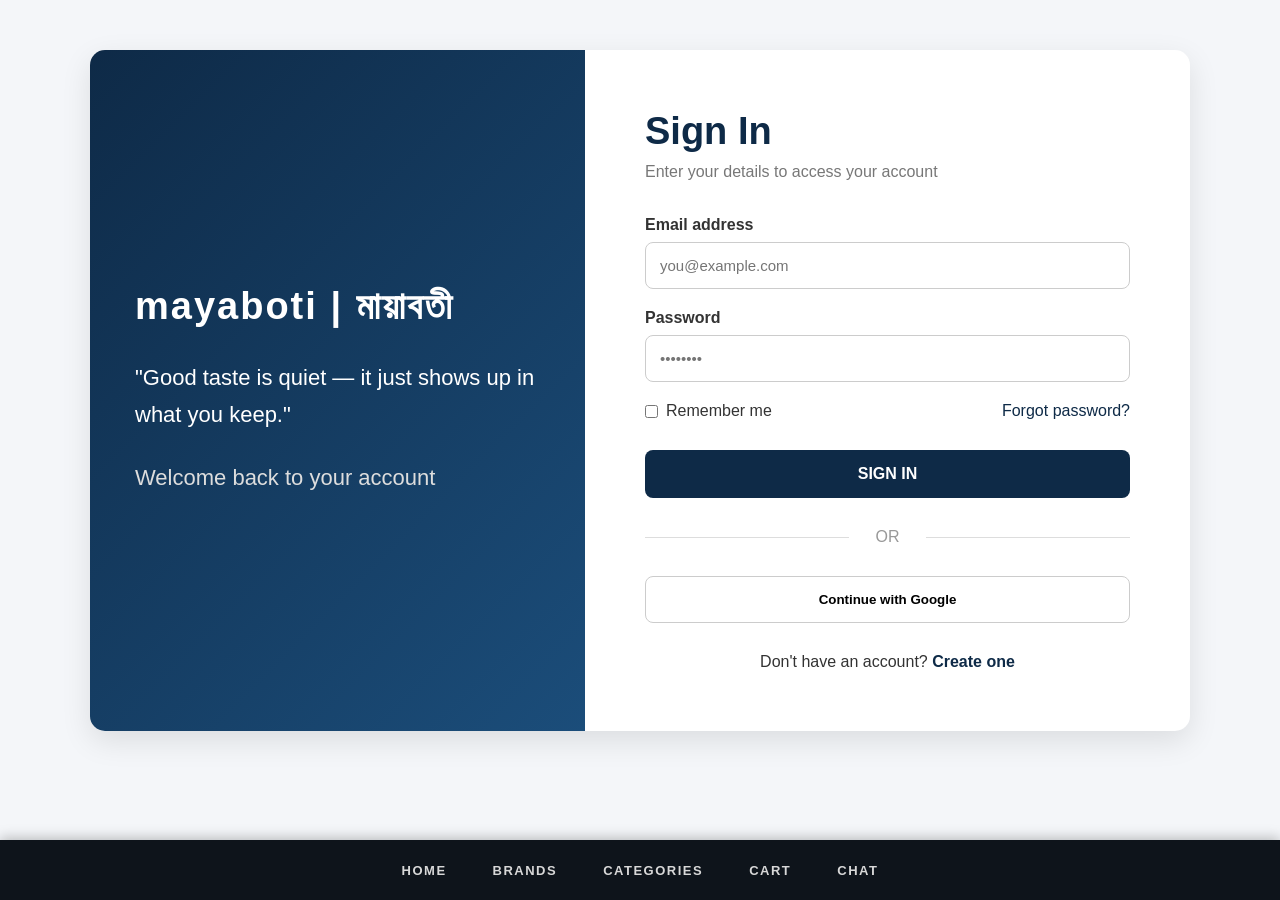
<file: admin.html>
<!DOCTYPE html>
<html lang="en">
<head>
    <meta charset="UTF-8">
    <meta name="viewport" content="width=device-width, initial-scale=1.0">
    <title>Admin Dashboard | mayaboti</title>
    <link rel="stylesheet" href="styl.css">
</head>
<body>

<nav class="main-nav">
    <a href="index.html">HOME</a>
    <a href="band.html">BRANDS</a>
    <a href="categories.html">CATEGORIES</a>
    <a href="cart.html">CART</a>
    <a href="chat.html">CHAT</a>
</nav>

<div class="admin-wrap">

    <div class="admin-header">
        <h1>Admin Dashboard</h1>
        <button class="btn-logout" id="logoutBtn">Log out</button>
    </div>

    <p id="adminError" class="form-error" style="display:none;"></p>
    <p id="adminSuccess" class="form-success" style="display:none;"></p>

    <!-- ===== STATS ===== -->
    <div class="stat-grid" id="statGrid">
        <div class="stat-card"><div class="stat-value" id="statUsers">–</div><div class="stat-label">Users</div></div>
        <div class="stat-card"><div class="stat-value" id="statProducts">–</div><div class="stat-label">Products</div></div>
        <div class="stat-card"><div class="stat-value" id="statOrders">–</div><div class="stat-label">Orders</div></div>
        <div class="stat-card"><div class="stat-value" id="statRevenue">–</div><div class="stat-label">Revenue</div></div>
    </div>

    <!-- ===== TABS ===== -->
    <div class="admin-tabs">
        <button class="admin-tab-btn active" data-tab="products">Products</button>
        <button class="admin-tab-btn" data-tab="orders">Orders</button>
        <button class="admin-tab-btn" data-tab="users">Users</button>
    </div>

    <!-- ===== PRODUCTS PANEL ===== -->
    <div class="admin-panel active" id="panel-products">

        <form class="admin-product-form" id="productForm">
            <input type="hidden" id="productId">
            <input type="text" id="pName" placeholder="Product name" required>
            <input type="text" id="pCategory" placeholder="Category (e.g. Jewelry)" required>
            <input type="number" id="pPrice" placeholder="Price" step="0.01" min="0" required>
            <input type="number" id="pStock" placeholder="Stock" min="0" value="0">
            <input type="text" id="pImage" placeholder="Image URL">
            <textarea id="pDescription" placeholder="Description"></textarea>
            <button type="submit" class="btn-primary" id="productSubmitBtn">Add Product</button>
        </form>

        <div id="productsTableWrap">
            <p class="admin-loading">Loading products...</p>
        </div>
    </div>

    <!-- ===== ORDERS PANEL ===== -->
    <div class="admin-panel" id="panel-orders">
        <div id="ordersTableWrap">
            <p class="admin-loading">Loading orders...</p>
        </div>
    </div>

    <!-- ===== USERS PANEL ===== -->
    <div class="admin-panel" id="panel-users">
        <div id="usersTableWrap">
            <p class="admin-loading">Loading users...</p>
        </div>
    </div>

</div>

<script src="config.js"></script>
<script src="auth.js"></script>
<script src="admin.js"></script>
</body>
</html>
</file>
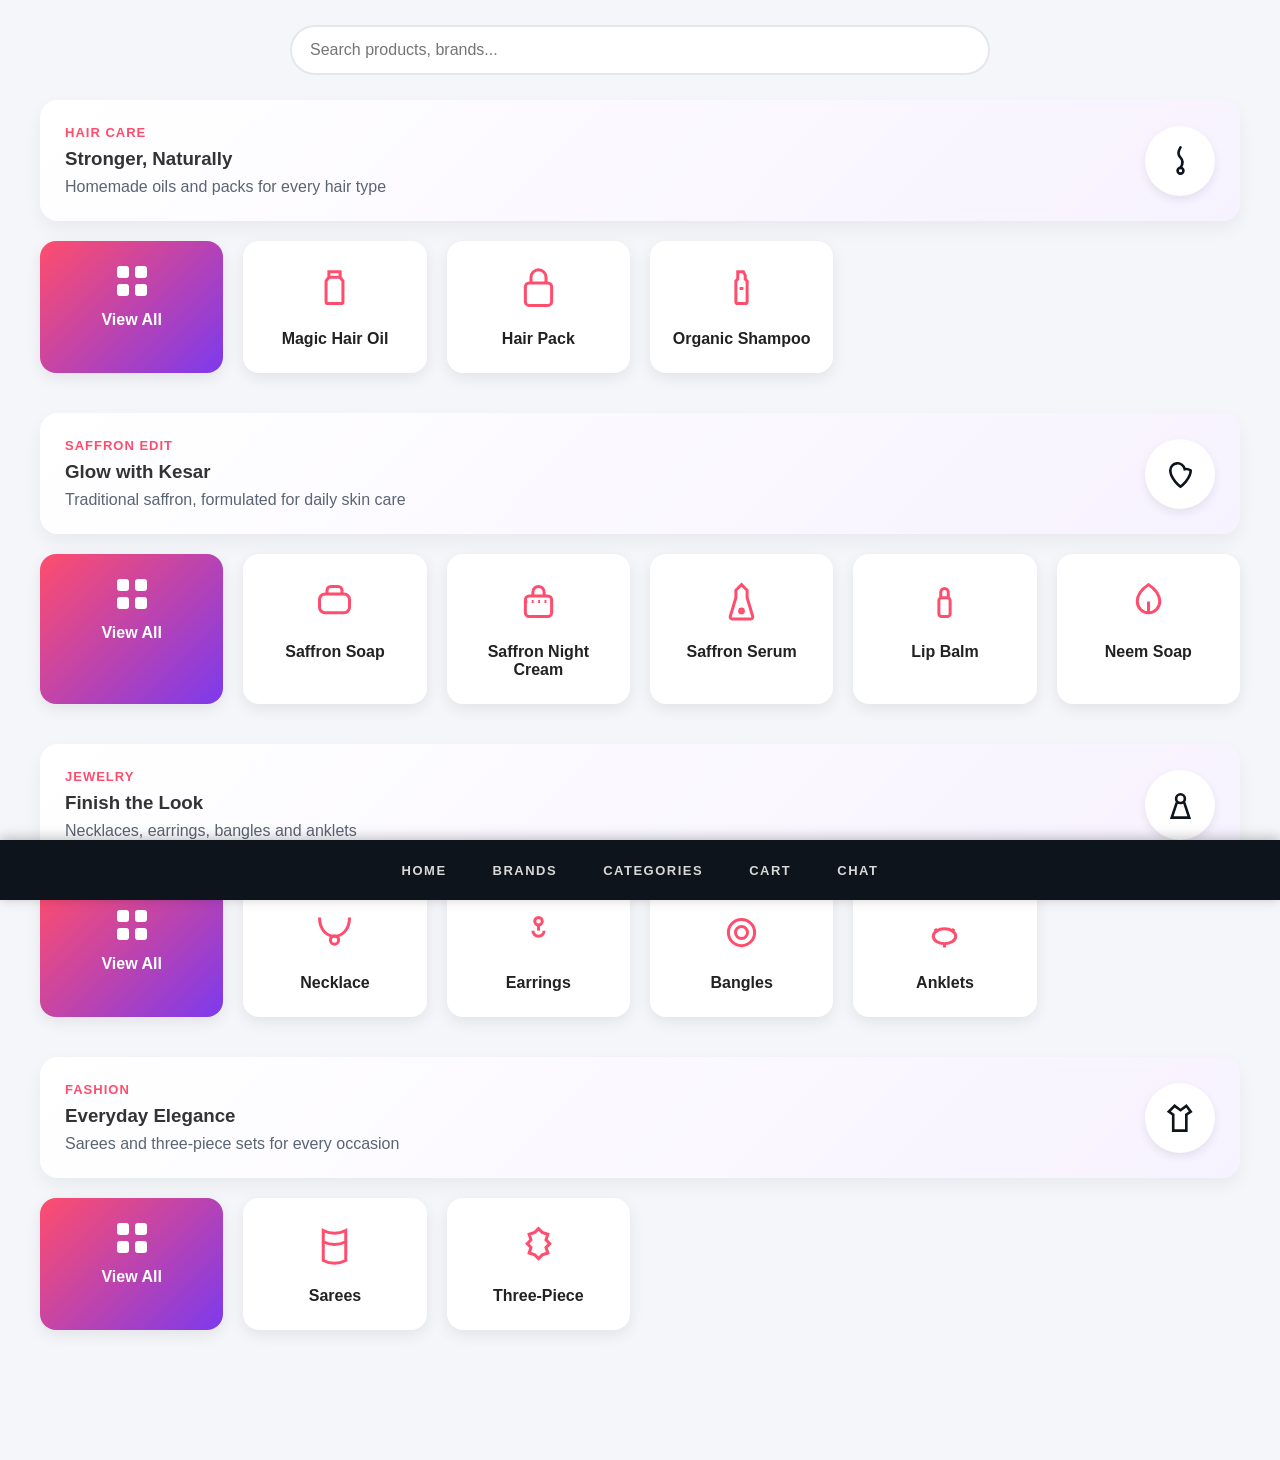
<file: categories.html>
<!DOCTYPE html>
<html lang="en">
<head>
<meta charset="UTF-8">
<meta name="viewport" content="width=device-width, initial-scale=1.0">
<title>Categories | mayaboti</title>
<link rel="stylesheet" href="styl.css">
</head>
<body>

<nav class="main-nav">
    <a href="index.html">HOME</a>
    <a href="band.html">BRANDS</a>
    <a href="categories.html">CATEGORIES</a>
    <a href="cart.html">CART</a>
    <a href="chat.html">CHAT</a>
</nav>

<div class="search-bar">
  <input type="text" placeholder="Search products, brands...">
</div>

<!-- ============ HAIR CARE ============ -->
<section class="section">
  <div class="banner">
    <div class="copy">
      <div class="eyebrow">HAIR CARE</div>
      <h3>Stronger, Naturally</h3>
      <p>Homemade oils and packs for every hair type</p>
    </div>
    <div class="icon-badge">
      <svg viewBox="0 0 24 24" fill="none" stroke="var(--ink)" stroke-width="1.8"><path d="M12 3c-2 3-2 5 0 7s2 4 0 7" stroke-linecap="round"/><circle cx="12" cy="19" r="2"/></svg>
    </div>
  </div>

  <div class="tile-grid">
    <a class="tile view-all" href="category/hair-care.html">
      <div class="view-all-icon"><div></div><div></div><div></div><div></div></div>
      <span>View All</span>
    </a>

    <a class="tile" href="product/magic-hair-oil.html">
      <svg viewBox="0 0 24 24" fill="none" stroke-width="1.6">
        <path d="M9 3h6v3l1.5 2v11a1 1 0 01-1 1h-7a1 1 0 01-1-1V8L9 6V3z"/>
        <path d="M9 6h6"/>
      </svg>
      <span>Magic Hair Oil</span>
    </a>

    <a class="tile" href="product/hair-pack.html">
      <svg viewBox="0 0 24 24" fill="none" stroke-width="1.6">
        <rect x="5" y="9" width="14" height="12" rx="2"/>
        <path d="M8 9V6a4 4 0 018 0v3"/>
      </svg>
      <span>Hair Pack</span>
    </a>

    <a class="tile" href="product/organic-shampoo.html">
      <svg viewBox="0 0 24 24" fill="none" stroke-width="1.6">
        <path d="M10 3h3l1 2v2l1 1v11a1 1 0 01-1 1h-4a1 1 0 01-1-1V8l1-1V5l0-2z"/>
        <path d="M11 12h2"/>
      </svg>
      <span>Organic Shampoo</span>
    </a>
  </div>
</section>

<!-- ============ SAFFRON SKIN CARE ============ -->
<section class="section">
  <div class="banner">
    <div class="copy">
      <div class="eyebrow">SAFFRON EDIT</div>
      <h3>Glow with Kesar</h3>
      <p>Traditional saffron, formulated for daily skin care</p>
    </div>
    <div class="icon-badge">
      <svg viewBox="0 0 24 24" fill="none" stroke="var(--ink)" stroke-width="1.8"><path d="M12 21s-7-5.2-7-11a5 5 0 019.9-1A5 5 0 0119 10c0 5.8-7 11-7 11z"/></svg>
    </div>
  </div>

  <div class="tile-grid">
    <a class="tile view-all" href="category/saffron.html">
      <div class="view-all-icon"><div></div><div></div><div></div><div></div></div>
      <span>View All</span>
    </a>

    <a class="tile" href="product/saffron-soap.html">
      <svg viewBox="0 0 24 24" fill="none" stroke-width="1.6">
        <rect x="4" y="8" width="16" height="10" rx="3"/>
        <path d="M8 8V6a2 2 0 012-2h4a2 2 0 012 2v2"/>
      </svg>
      <span>Saffron Soap</span>
    </a>

    <a class="tile" href="product/saffron-night-cream.html">
      <svg viewBox="0 0 24 24" fill="none" stroke-width="1.6">
        <rect x="5" y="9" width="14" height="11" rx="2"/>
        <path d="M5 12h14" stroke-dasharray="1 2.4"/>
        <path d="M9 9V7a3 3 0 016 0v2"/>
      </svg>
      <span>Saffron Night Cream</span>
    </a>

    <a class="tile" href="product/saffron-serum.html">
      <svg viewBox="0 0 24 24" fill="none" stroke-width="1.6">
        <path d="M12 3l3 3v4l3 10a1 1 0 01-1 1.3H7A1 1 0 016 20l3-10V6l3-3z"/>
        <circle cx="12" cy="17" r="1"/>
      </svg>
      <span>Saffron Serum</span>
    </a>

    <a class="tile" href="product/lip-balm.html">
      <svg viewBox="0 0 24 24" fill="none" stroke-width="1.6">
        <rect x="9" y="10" width="6" height="10" rx="1.5"/>
        <path d="M10 10V7a2 2 0 014 0v3"/>
      </svg>
      <span>Lip Balm</span>
    </a>

    <a class="tile" href="product/neem-soap.html">
      <svg viewBox="0 0 24 24" fill="none" stroke-width="1.6">
        <path d="M12 3c3 2 6 5 6 9a6 6 0 01-12 0c0-4 3-7 6-9z"/>
        <path d="M12 12v6"/>
      </svg>
      <span>Neem Soap</span>
    </a>
  </div>
</section>

<!-- ============ JEWELRY ============ -->
<section class="section">
  <div class="banner">
    <div class="copy">
      <div class="eyebrow">JEWELRY</div>
      <h3>Finish the Look</h3>
      <p>Necklaces, earrings, bangles and anklets</p>
    </div>
    <div class="icon-badge">
      <svg viewBox="0 0 24 24" fill="none" stroke="var(--ink)" stroke-width="1.8"><circle cx="12" cy="8" r="3"/><path d="M9.5 10.5L6 21h12l-3.5-10.5"/></svg>
    </div>
  </div>

  <div class="tile-grid">
    <a class="tile view-all" href="category/jewelry.html">
      <div class="view-all-icon"><div></div><div></div><div></div><div></div></div>
      <span>View All</span>
    </a>

    <a class="tile" href="product/necklace.html">
      <svg viewBox="0 0 24 24" fill="none" stroke-width="1.6">
        <path d="M4 4c0 6 3.5 10 8 10s8-4 8-10"/>
        <circle cx="12" cy="16" r="2.2"/>
      </svg>
      <span>Necklace</span>
    </a>

    <a class="tile" href="product/earrings.html">
      <svg viewBox="0 0 24 24" fill="none" stroke-width="1.6">
        <circle cx="12" cy="6" r="2"/>
        <path d="M12 8v3"/>
        <path d="M9 11a3 3 0 006 0"/>
      </svg>
      <span>Earrings</span>
    </a>

    <a class="tile" href="product/bangles.html">
      <svg viewBox="0 0 24 24" fill="none" stroke-width="1.6">
        <circle cx="12" cy="12" r="7"/>
        <circle cx="12" cy="12" r="3.2"/>
      </svg>
      <span>Bangles</span>
    </a>

    <a class="tile" href="product/anklets.html">
      <svg viewBox="0 0 24 24" fill="none" stroke-width="1.6">
        <ellipse cx="12" cy="14" rx="6" ry="4"/>
        <path d="M8 12l-1-2M16 12l1-2M12 18v2"/>
      </svg>
      <span>Anklets</span>
    </a>
  </div>
</section>

<!-- ============ FASHION ============ -->
<section class="section">
  <div class="banner">
    <div class="copy">
      <div class="eyebrow">FASHION</div>
      <h3>Everyday Elegance</h3>
      <p>Sarees and three-piece sets for every occasion</p>
    </div>
    <div class="icon-badge">
      <svg viewBox="0 0 24 24" fill="none" stroke="var(--ink)" stroke-width="1.8"><path d="M8 4l4 3 4-3 3 4-3 2v11H7V10L4 8z"/></svg>
    </div>
  </div>

  <div class="tile-grid">
    <a class="tile view-all" href="category/fashion.html">
      <div class="view-all-icon"><div></div><div></div><div></div><div></div></div>
      <span>View All</span>
    </a>

    <a class="tile" href="product/sarees.html">
      <svg viewBox="0 0 24 24" fill="none" stroke-width="1.6">
        <path d="M6 4c4 2 8 2 12 0v6c-4 2-8 2-12 0V4z"/>
        <path d="M6 10v10c4 2 8 2 12 0V10"/>
      </svg>
      <span>Sarees</span>
    </a>

    <a class="tile" href="product/three-piece.html">
      <svg viewBox="0 0 24 24" fill="none" stroke-width="1.6">
        <path d="M12 3l-2 2-3 1 1 3-2 2 2 2-1 3 3 1 2 2 2-2 3-1-1-3 2-2-2-2 1-3-3-1z"/>
      </svg>
      <span>Three-Piece</span>
    </a>
  </div>
</section>

<script src="styl.js"></script>
</body>
</html>
</file>
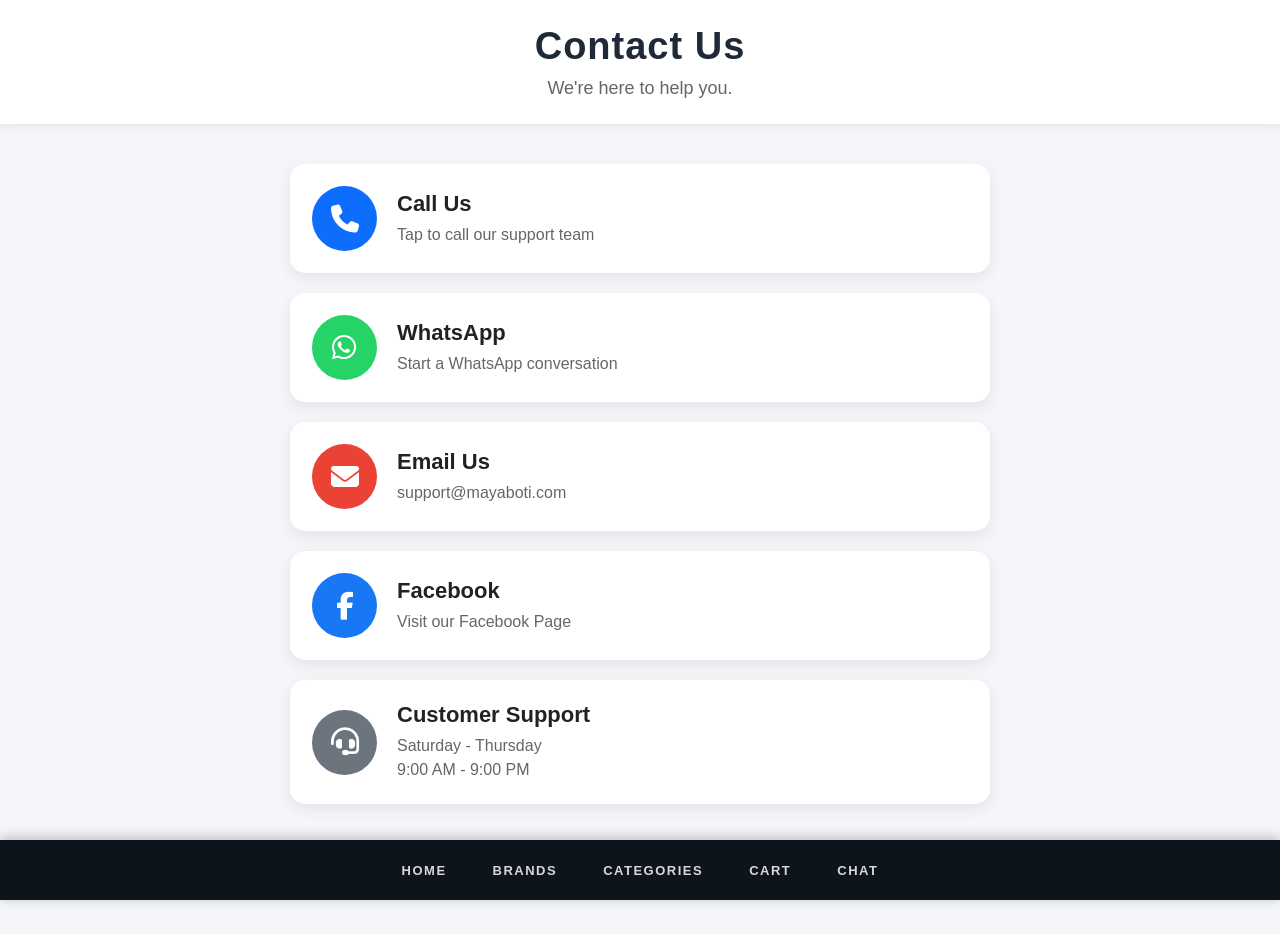
<file: chat.html>
<!DOCTYPE html>
<html lang="en">
<head>
    <meta charset="UTF-8">
    <meta name="viewport" content="width=device-width, initial-scale=1.0">
    <title>Contact Us | mayaboti</title>

    <link rel="stylesheet" href="styl.css">

    <!-- Font Awesome Icons -->
    <link rel="stylesheet"
          href="https://cdnjs.cloudflare.com/ajax/libs/font-awesome/6.7.2/css/all.min.css">
</head>
<body>

<nav class="main-nav">
    <a href="index.html">HOME</a>
    <a href="band.html">BRANDS</a>
    <a href="categories.html">CATEGORIES</a>
    <a href="cart.html">CART</a>
    <a href="chat.html">CHAT</a>
</nav>

<header>
    <h1>Contact Us</h1>
    <p>We're here to help you.</p>
</header>

<main class="contact-container">

    <!-- Phone -->
    <a href="tel:+8801700000000" class="contact-card">

        <div class="icon phone">
            <i class="fa-solid fa-phone"></i>
        </div>

        <div class="info">
            <h2>Call Us</h2>
            <p>Tap to call our support team</p>
        </div>

    </a>

    <!-- WhatsApp -->
    <a href="https://wa.me/8801700000000" class="contact-card" target="_blank">

        <div class="icon whatsapp">
            <i class="fa-brands fa-whatsapp"></i>
        </div>

        <div class="info">
            <h2>WhatsApp</h2>
            <p>Start a WhatsApp conversation</p>
        </div>

    </a>

    <!-- Gmail -->
    <a href="mailto:support@mayaboti.com" class="contact-card">

        <div class="icon gmail">
            <i class="fa-solid fa-envelope"></i>
        </div>

        <div class="info">
            <h2>Email Us</h2>
            <p>support@mayaboti.com</p>
        </div>

    </a>

    <!-- Facebook -->
    <a href="https://facebook.com/" class="contact-card" target="_blank">

        <div class="icon facebook">
            <i class="fa-brands fa-facebook-f"></i>
        </div>

        <div class="info">
            <h2>Facebook</h2>
            <p>Visit our Facebook Page</p>
        </div>

    </a>

    <!-- Customer Support -->
    <div class="contact-card">

        <div class="icon support">
            <i class="fa-solid fa-headset"></i>
        </div>

        <div class="info">
            <h2>Customer Support</h2>
            <p>Saturday - Thursday</p>
            <p>9:00 AM - 9:00 PM</p>
        </div>

    </div>

</main>

<script src="styl.js"></script>

</body>
</html>
</file>
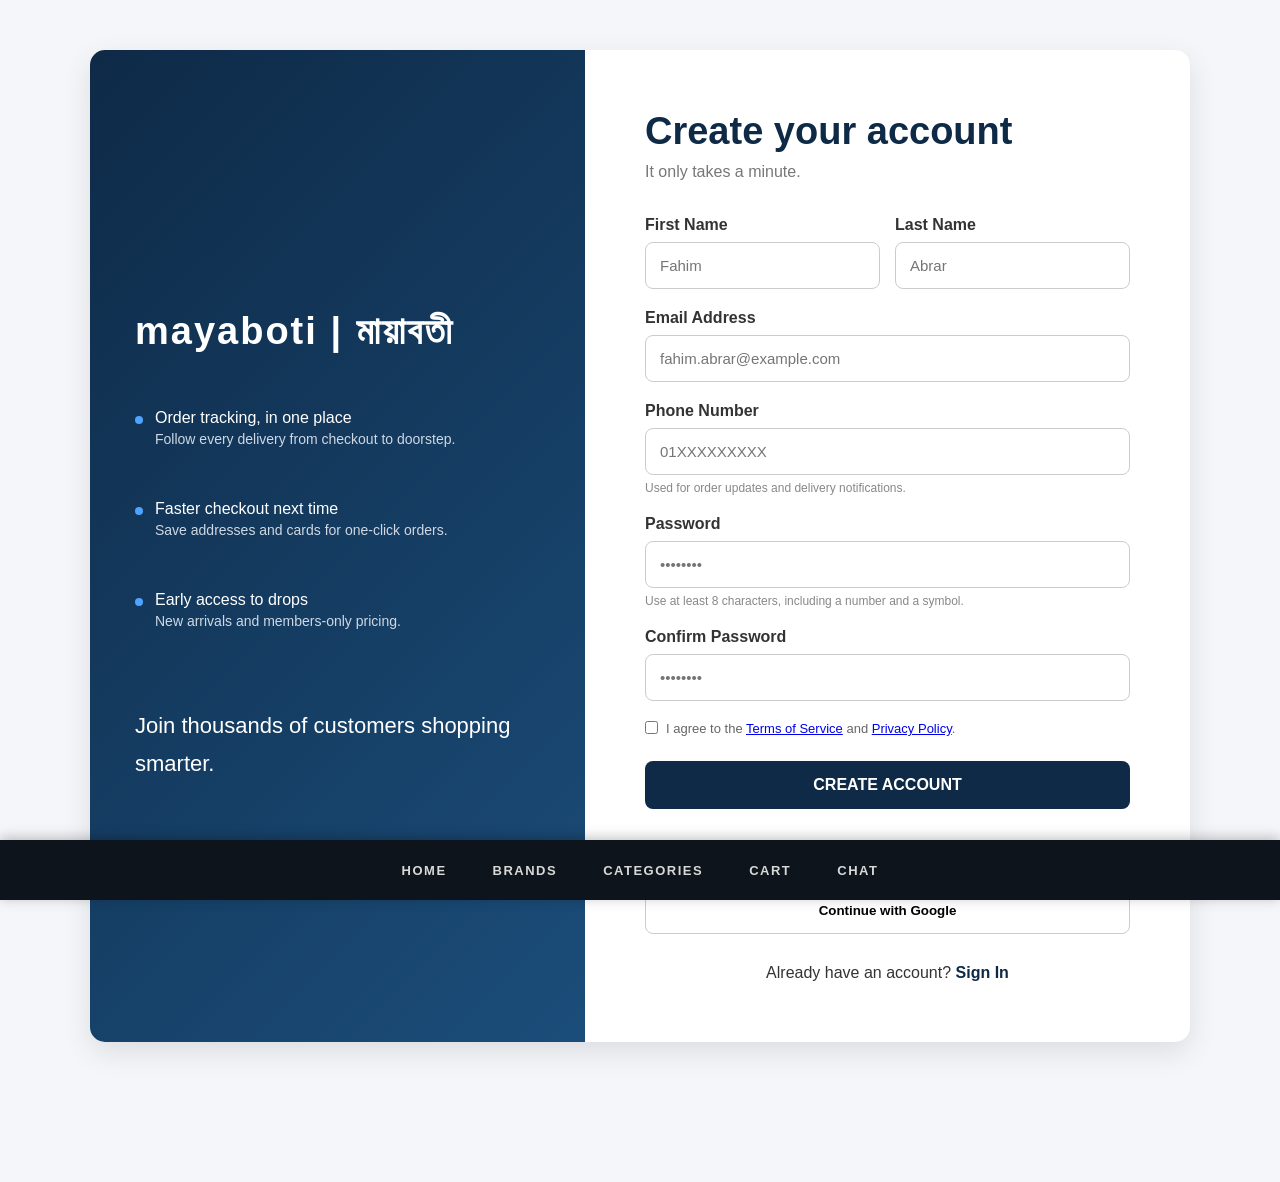
<file: create_on.html>
<!DOCTYPE html>
<html lang="en">
<head>
    <meta charset="UTF-8">
    <meta name="viewport" content="width=device-width, initial-scale=1.0">
    <title>Create Account | mayaboti | মায়াবতী</title>
    <link rel="stylesheet" href="styl.css">
</head>

<body>

<nav class="main-nav">
    <a href="index.html">HOME</a>
    <a href="band.html">BRANDS</a>
    <a href="categories.html">CATEGORIES</a>
    <a href="cart.html">CART</a>
    <a href="chat.html">CHAT</a>
</nav>

<!-- ===================== SIGN UP ===================== -->

<div class="auth-wrap">

    <div class="auth-brand">

        <div class="mark">mayaboti | মায়াবতী</div>

        <ul class="perks">

            <li>
                <span class="dot"></span>

                <div>
                    Order tracking, in one place
                    <span class="sub">
                        Follow every delivery from checkout to doorstep.
                    </span>
                </div>
            </li>

            <li>
                <span class="dot"></span>

                <div>
                    Faster checkout next time
                    <span class="sub">
                        Save addresses and cards for one-click orders.
                    </span>
                </div>
            </li>

            <li>
                <span class="dot"></span>

                <div>
                    Early access to drops
                    <span class="sub">
                        New arrivals and members-only pricing.
                    </span>
                </div>
            </li>

        </ul>

        <blockquote>
            Join thousands of customers shopping smarter.
        </blockquote>

    </div>

    <div class="auth-form">

        <h1>Create your account</h1>

        <p class="sub">
            It only takes a minute.
        </p>

        <p id="signupError" class="form-error" style="display:none;"></p>

        <form id="signupForm">

            <div class="field-row">

                <div class="field">
                    <label for="fname">First Name</label>

                    <input
                        type="text"
                        id="fname"
                        name="fname"
                        placeholder="Fahim"
                        autocomplete="given-name"
                        required>
                </div>

                <div class="field">
                    <label for="lname">Last Name</label>

                    <input
                        type="text"
                        id="lname"
                        name="lname"
                        placeholder="Abrar"
                        autocomplete="family-name"
                        required>
                </div>

            </div>

            <div class="field">

                <label for="email">Email Address</label>

                <input
                    type="email"
                    id="email"
                    name="email"
                    placeholder="fahim.abrar@example.com"
                    autocomplete="email"
                    required>

            </div>

            <div class="field">

                <label for="phone">Phone Number</label>

                <input
                    type="tel"
                    id="phone"
                    name="phone"
                    placeholder="01XXXXXXXXX"
                    autocomplete="tel"
                    required>

                <div class="hint">
                    Used for order updates and delivery notifications.
                </div>

            </div>

            <div class="field">

                <label for="password">Password</label>

                <input
                    type="password"
                    id="password"
                    name="password"
                    minlength="8"
                    autocomplete="new-password"
                    placeholder="••••••••"
                    required>

                <div class="hint">
                    Use at least 8 characters, including a number and a symbol.
                </div>

            </div>

            <div class="field">

                <label for="confirm">Confirm Password</label>

                <input
                    type="password"
                    id="confirm"
                    name="confirm"
                    minlength="8"
                    autocomplete="new-password"
                    placeholder="••••••••"
                    required>

            </div>

            <label class="terms">

                <input type="checkbox" required>

                <span>
                    I agree to the
                    <a href="#">Terms of Service</a>
                    and
                    <a href="#">Privacy Policy</a>.
                </span>

            </label>

            <button type="submit" class="btn-primary" id="signupBtn">
                CREATE ACCOUNT
            </button>

        </form>

        <div class="divider">
            OR
        </div>

        <button type="button" class="btn-secondary">
            Continue with Google
        </button>

        <p class="login-note">
            Already have an account?
            <a href="login.html">Sign In</a>
        </p>

    </div>

</div>

<script src="config.js"></script>
<script src="auth.js"></script>
<script src="styl.js"></script>
<script>
    const signupForm = document.getElementById("signupForm");
    const signupError = document.getElementById("signupError");
    const signupBtn = document.getElementById("signupBtn");

    signupForm.addEventListener("submit", async function (e) {
        e.preventDefault();

        signupError.style.display = "none";

        const password = document.getElementById("password").value;
        const confirm = document.getElementById("confirm").value;

        if (password !== confirm) {
            signupError.textContent = "Passwords do not match.";
            signupError.style.display = "block";
            return;
        }

        signupBtn.disabled = true;
        signupBtn.textContent = "Creating account...";

        try {
            const payload = {
                fname: document.getElementById("fname").value,
                lname: document.getElementById("lname").value,
                email: document.getElementById("email").value,
                phone: document.getElementById("phone").value,
                password: password,
            };

            const data = await Auth.apiFetch("/auth/register", {
                method: "POST",
                body: JSON.stringify(payload),
            });

            Auth.saveSession(data.token, data.user);
            window.location.href = "index.html";
        } catch (err) {
            signupError.textContent = err.message || "Sign up failed. Please try again.";
            signupError.style.display = "block";
        } finally {
            signupBtn.disabled = false;
            signupBtn.textContent = "CREATE ACCOUNT";
        }
    });
</script>

</body>
</html>
</file>
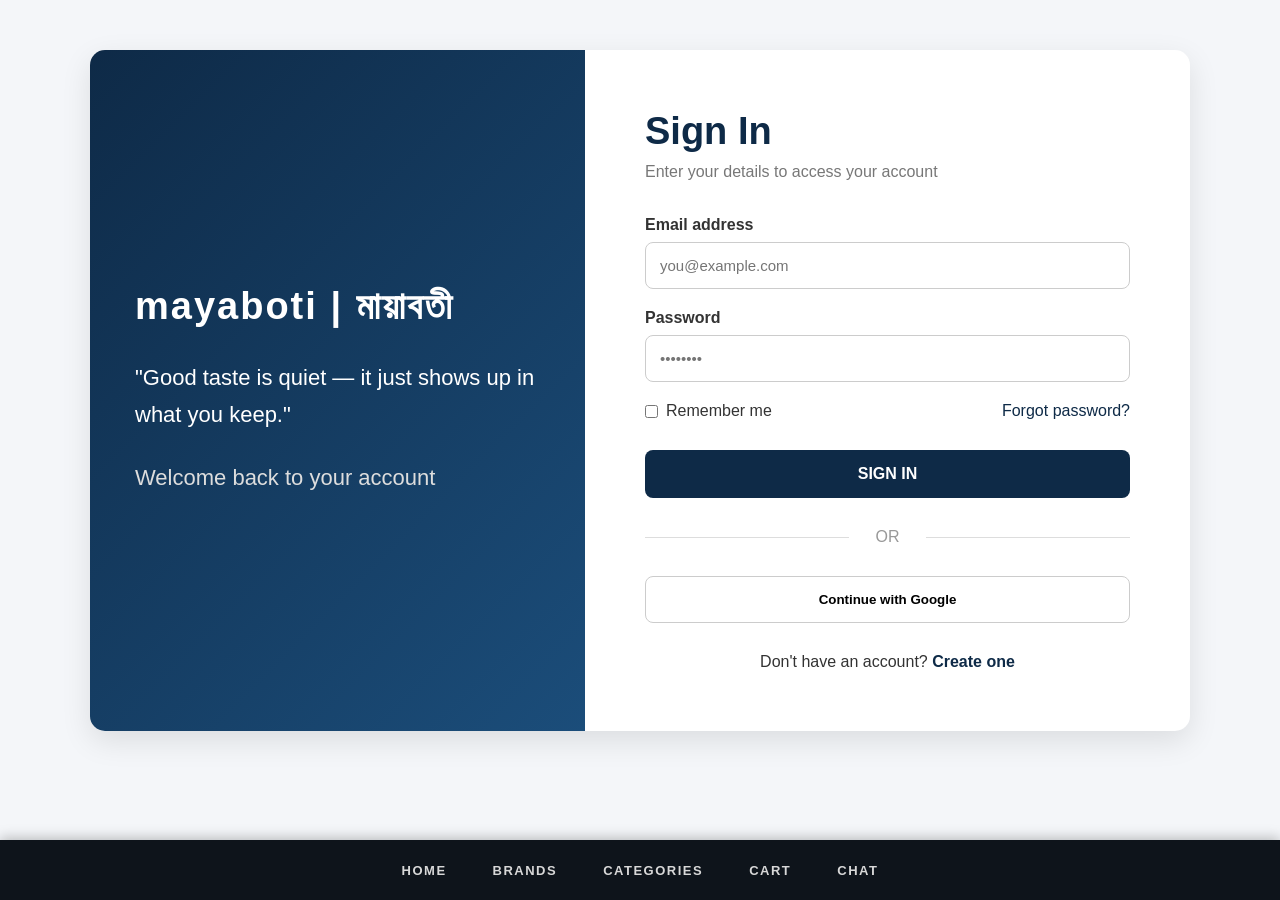
<file: login.html>
<!DOCTYPE html>
<html lang="en">
<head>
    <meta charset="UTF-8">
    <meta name="viewport" content="width=device-width, initial-scale=1.0">
    <title>Sign In | mayaboti</title>
    <link rel="stylesheet" href="styl.css">
</head>
<body>

<nav class="main-nav">
    <a href="index.html">HOME</a>
    <a href="band.html">BRANDS</a>
    <a href="categories.html">CATEGORIES</a>
    <a href="cart.html">CART</a>
    <a href="chat.html">CHAT</a>
</nav>

<!-- ===================== SIGN IN ===================== -->

<div class="auth-wrap">

    <div class="auth-brand">
        <div class="mark">mayaboti | মায়াবতী</div>

        <blockquote>
            "Good taste is quiet — it just shows up in what you keep."
            <cite>Welcome back to your account</cite>
        </blockquote>
    </div>

    <div class="auth-form">

        <h1>Sign In</h1>

        <p class="sub">
            Enter your details to access your account
        </p>

        <p id="loginError" class="form-error" style="display:none;"></p>

        <form id="loginForm">

            <div class="field">
                <label for="email">Email address</label>
                <input type="email" id="email" name="email"
                placeholder="you@example.com" required>
            </div>

            <div class="field">
                <label for="password">Password</label>
                <input type="password" id="password"
                name="password"
                placeholder="••••••••"
                required>
            </div>

            <div class="row-between">

                <label class="remember">
                    <input type="checkbox">
                    Remember me
                </label>

                <a href="#">Forgot password?</a>

            </div>

            <button type="submit" class="btn-primary" id="loginBtn">
                SIGN IN
            </button>

        </form>

        <div class="divider">OR</div>

        <button type="button" class="btn-secondary">
            Continue with Google
        </button>

        <p class="signup-note">
            Don't have an account?
            <a href="create_on.html">Create one</a>
        </p>

    </div>

</div>

<script src="config.js"></script>
<script src="auth.js"></script>
<script src="styl.js"></script>
<script>
    // Redirect already-logged-in users straight to the homepage
    if (Auth.isLoggedIn()) {
        window.location.href = "index.html";
    }

    const loginForm = document.getElementById("loginForm");
    const loginError = document.getElementById("loginError");
    const loginBtn = document.getElementById("loginBtn");

    loginForm.addEventListener("submit", async function (e) {
        e.preventDefault();

        loginError.style.display = "none";
        loginBtn.disabled = true;
        loginBtn.textContent = "Signing in...";

        try {
            const email = document.getElementById("email").value;
            const password = document.getElementById("password").value;

            const data = await Auth.apiFetch("/auth/login", {
                method: "POST",
                body: JSON.stringify({ email, password }),
            });

            Auth.saveSession(data.token, data.user);

            // Send admins to the dashboard, everyone else to the homepage
            window.location.href = data.user.role === "admin" ? "admin.html" : "index.html";
        } catch (err) {
            loginError.textContent = err.message || "Login failed. Please try again.";
            loginError.style.display = "block";
        } finally {
            loginBtn.disabled = false;
            loginBtn.textContent = "SIGN IN";
        }
    });
</script>

</body>
</html>
</file>
<file: styl.css>
/* ===========================
   HEADER
=========================== */

.header-wrap{
    position:relative;
    width:100%;
    padding:15px 20px;
    box-sizing:border-box;
}

/* ===========================
   MENU BUTTON
=========================== */

.menu-box{
    position:absolute;
    top:15px;
    left:20px;
    z-index:1000;
    border:none;
    background:transparent;
}

.menu-box summary{
    list-style:none;
    cursor:pointer;
    padding:10px 18px;
    background:#f5f5f5;
    color:#000000;
    border-radius:8px;
    font-size:16px;
    font-weight:bold;
    user-select:none;
}

.menu-box summary::-webkit-details-marker{
    display:none;
}

/* ===========================
   SITE TITLE
=========================== */

.site-title-wrap{
    text-align:center;
}

.site-title-wrap h2{
    display:inline-block;
    margin:0;
    padding:10px 25px;
     background:#f5f5f5;
    color:#000;
    border:2px solid #7e0b0b;
    border-radius:10px;
    font-size:32px;
    box-sizing:border-box;
}

/* ===========================
   MAIN MENU
=========================== */

.menu{
    width:280px;
    margin-top:10px;
    padding:0;
    list-style:none;
    background:#fff;
    border:1px solid #000000;
    border-radius:8px;
    overflow:hidden;
    box-shadow:0 5px 15px rgb(0, 0, 0);
}

.menu li{
    list-style:none;
    border-bottom:1px solid #000000;
}

.menu li:last-child{
    border-bottom:none;
}

.menu a{
    display:block;
    padding:13px 18px;
    text-decoration:none;
    color:#000000;
    transition:.3s;
}

.menu a:hover{
    background:#000000;
}

/* ===========================
   MENU TITLE
=========================== */

.menu-title{
    display:flex;
    justify-content:space-between;
    align-items:center;
}

.menu-title a{
    flex:1;
}

.toggle{
    width:45px;
    text-align:center;
    cursor:pointer;
    font-size:22px;
    font-weight:bold;
    color:#0e0bc0;
}

.toggle:hover{
    background:#0e0bc0;
    color:#fffdfd;
}

/* ===========================
   SUB MENU
=========================== */

.sub-menu{
    display:none;
    margin:0;
    padding:0;
    list-style:none;
    background:#f8f9ff;
}

.sub-menu li{
    border-top:1px solid #e5e5e5;
}

.sub-menu a{
    display:block;
    padding:12px 20px 12px 40px;
    background:#ffffff;
    color:#444;
    text-decoration:none;
}

.sub-menu a:hover{
    background:#0e0bc0;
    color:#fff;
}

/* ===========================
   SEARCH BAR
=========================== */

.search-form{
    width:100%;
    max-width:700px;
    margin:25px auto;
    padding:0 15px;
    box-sizing:border-box;
}

.search-form input[type="search"]{
    width:100%;
    height:50px;
    padding:0 20px;
    font-size:16px;
    color:#333;
    background:#ffffff;
    border:2px solid #0e0bc0;
    border-radius:30px;
    outline:none;
    transition:0.3s;
    box-sizing:border-box;
    box-shadow:0 4px 12px rgba(0,0,0,0.08);
}

.search-form input[type="search"]::placeholder{
    color:#888;
}

.search-form input[type="search"]:focus{
    border-color:#0638d4;
    box-shadow:0 0 12px rgba(14,11,192,0.25);
}

/* Mobile */

@media (max-width:768px){

    .search-form{
        padding:0 10px;
    }

    .search-form input[type="search"]{
        height:45px;
        font-size:15px;
    }

}
/* ===========================
   LOGIN BUTTON
=========================== */

.login-btn{
    position:absolute;
    top:15px;
    right:20px;
}

.login-btn a{
    display:inline-block;
    padding:10px 18px;
   background:#f5f5f5;
    color:#000000;
    text-decoration:none;
    font-size:16px;
    font-weight:bold;
    border-radius:8px;
    transition:0.3s;
}

.login-btn a:hover{
    background:#d2cbf0;
}

/** for the image moving **/
.slider{
    width:100%;
    height:250px;
    position:relative;
    overflow:hidden;

    display:flex;
    justify-content:center;
    align-items:center;
}

.slide{
    position:absolute;
    width:100%;
    height:100%;

    object-fit:cover;
    object-position:center center;

    top:0;
    left:0;

    opacity:0;
    transition:0.5s ease-in-out;
}

.slide.active{
    opacity:1;
}

.slider button{
    position:absolute;
    top:50%;
    transform:translateY(-50%);
    z-index:5;
    border:none;
    background:rgba(0,0,0,0.35);
    color:#fff;
    width:34px;
    height:34px;
    border-radius:50%;
    cursor:pointer;
    font-size:16px;
}

.slider button:first-of-type{ left:10px; }
.slider button:last-of-type{ right:10px; }

/** Main Bannar color code **/
.discount-banner{
    width:100%;
    margin-top:15px;
    display:flex;
    justify-content:center;
}

.discount-banner img{
    width:280px;
    height:auto;
    border-radius:12px;
    box-shadow:0 6px 18px rgba(0,0,0,0.2);
    object-fit:cover;
}
/** for the main image one by one **/
.discount-gallery{
    display:grid;
    grid-template-columns:repeat(3, 1fr);
    gap:15px;
    padding:10px;
}

.discount-gallery .item{
    text-align:center;
}

.discount-gallery img{
    width:100%;
    height:180px;
    object-fit:cover;
    border-radius:10px;
    transition:0.3s;
}

.discount-gallery img:hover{
    transform:scale(1.05);
}

.discount-gallery p{
    margin-top:5px;
    font-size:14px;
    color:#333;
}


/** Foter Section **/

.main-nav{
    position: fixed;
    bottom: 0;
    left: 0;

    width: 100%;
    height: 60px;

    display: flex;
    align-items: center;
    justify-content: center;
    gap: 10px;

    background: var(--ink);
    z-index: 9999;

    box-shadow: 0 -2px 12px rgba(0,0,0,0.25);
}
.main-nav a {
  position: relative;
  display: inline-flex;
  align-items: center;
  color: var(--ivory-dim);
  text-decoration: none;
  font-size: 13px;
  font-weight: 600;
  letter-spacing: 1.5px;
  padding: 10px 18px;
  border-radius: 6px;
  transition: color 0.25s ease, background 0.25s ease;
}

.main-nav a::after {
  content: "";
  position: absolute;
  left: 50%;
  bottom: 6px;
  width: 0;
  height: 2px;
  background: var(--accent);
  transition: width 0.25s ease, left 0.25s ease;
}

.main-nav a:hover {
  color: var(--ivory);
  background: var(--ink-light);
}

.main-nav a:hover::after {
  width: 22px;
  left: calc(50% - 11px);
}

.main-nav a.active {
  color: var(--ivory);
  background: var(--accent-soft);
}

.main-nav a.active::after {
  width: 22px;
  left: calc(50% - 11px);
}

.main-nav a[href="cart.html"] {
  display: inline-flex;
  align-items: center;
  gap: 6px;
}

.cart-badge {
  background: var(--accent);
  color: #0E141B;
  font-size: 10px;
  font-weight: 700;
  line-height: 1;
  padding: 3px 6px;
  border-radius: 999px;
}

@media (max-width: 560px) {
  .main-nav {
    gap: 2px;
    padding: 0 8px;
  }
  .main-nav a {
    font-size: 11px;
    padding: 8px 10px;
    letter-spacing: 1px;
  }
}

/* ==========================
   ROOT COLORS
========================== */

:root{
    --ink:#0E141B;
    --ink-light:#1B2634;

    --ivory:#FFFFFF;
    --ivory-dim:#D8D8D8;

    --accent:#4DA3FF;
    --accent-soft:#1F4C7A;

    --bg:#f5f7fb;
    --card:#ffffff;
    --border:#e5e7eb;
    --text:#5b6472;
}

/* ==========================
   RESET
========================== */

*{
    margin:0;
    padding:0;
    box-sizing:border-box;
}

body{
    font-family:Arial, Helvetica, sans-serif;
    background:#f4f6f9;
    color:#333;
    padding-bottom:90px;
}

/* ==========================
   LOGIN CARD
========================== */

.auth-wrap{
    width:90%;
    max-width:1100px;
    margin:50px auto;
    display:flex;
    background:#ffffff;
    border-radius:15px;
    overflow:hidden;
    box-shadow:0 10px 30px rgba(0,0,0,.10);
}

.auth-brand{
    width:45%;
    background:linear-gradient(135deg,#0e2a47,#1b4d7a);
    color:#fff;
    padding:60px 45px;
    display:flex;
    flex-direction:column;
    justify-content:center;
}

.mark{
    font-size:38px;
    font-weight:bold;
    letter-spacing:2px;
    margin-bottom:30px;
}

.auth-brand blockquote{
    font-size:22px;
    line-height:1.7;
}

.auth-brand cite{
    display:block;
    margin-top:25px;
    color:#ddd;
    font-style:normal;
}

.perks{
    list-style:none;
    margin:25px 0;
}

.perks li{
    display:flex;
    gap:12px;
    margin-bottom:18px;
}

.perks .dot{
    width:8px;
    height:8px;
    border-radius:50%;
    background:#4DA3FF;
    margin-top:7px;
    flex-shrink:0;
}

.perks .sub{
    display:block;
    color:#cfd8e3;
    font-size:14px;
    margin-top:4px;
}

.auth-form{
    width:55%;
    padding:60px;
}

.auth-form h1{
    font-size:38px;
    color:#0e2a47;
    margin-bottom:10px;
}

.sub{
    color:#777;
    margin-bottom:35px;
}

.field{
    margin-bottom:20px;
}

.field-row{
    display:flex;
    gap:15px;
}

.field-row .field{
    flex:1;
}

.field label{
    display:block;
    margin-bottom:8px;
    font-weight:bold;
}

.field input,
.field textarea{
    width:100%;
    padding:14px;
    border:1px solid #ccc;
    border-radius:8px;
    font-size:15px;
    transition:.3s;
}

.field input:focus,
.field textarea:focus{
    outline:none;
    border-color:#0e2a47;
    box-shadow:0 0 5px rgba(14,42,71,.25);
}

.field .hint{
    font-size:12px;
    color:#888;
    margin-top:6px;
}

.terms{
    display:flex;
    align-items:flex-start;
    gap:8px;
    font-size:13px;
    color:#666;
    margin-bottom:25px;
}

.row-between{
    display:flex;
    justify-content:space-between;
    align-items:center;
    margin:20px 0 30px;
}

.remember{
    display:flex;
    align-items:center;
    gap:8px;
}

.row-between a{
    color:#0e2a47;
    text-decoration:none;
}

.row-between a:hover{
    text-decoration:underline;
}

.btn-primary{
    width:100%;
    padding:15px;
    border:none;
    border-radius:8px;
    background:#0e2a47;
    color:#fff;
    font-size:16px;
    font-weight:bold;
    cursor:pointer;
    transition:.3s;
}

.btn-primary:hover{
    background:#1b4d7a;
}

.btn-primary:disabled{
    opacity:.6;
    cursor:not-allowed;
}

.divider{
    margin:30px 0;
    text-align:center;
    color:#999;
    position:relative;
}

.divider::before,
.divider::after{
    content:"";
    position:absolute;
    top:50%;
    width:42%;
    height:1px;
    background:#ddd;
}

.divider::before{
    left:0;
}

.divider::after{
    right:0;
}

.btn-secondary{
    width:100%;
    padding:15px;
    border:1px solid #ccc;
    background:#fff;
    border-radius:8px;
    font-weight:bold;
    cursor:pointer;
    transition:.3s;
}

.btn-secondary:hover{
    background:#f3f3f3;
}

.signup-note,
.login-note{
    margin-top:30px;
    text-align:center;
}

.signup-note a,
.login-note a{
    color:#0e2a47;
    text-decoration:none;
    font-weight:bold;
}

.signup-note a:hover,
.login-note a:hover{
    text-decoration:underline;
}

@media(max-width:900px){

    .auth-wrap{
        width:95%;
        flex-direction:column;
    }

    .auth-brand,
    .auth-form{
        width:100%;
    }

    .auth-brand{
        text-align:center;
        padding:40px 30px;
    }

    .auth-form{
        padding:40px 25px;
    }

    .row-between{
        flex-direction:column;
        align-items:flex-start;
        gap:12px;
    }

    .field-row{
        flex-direction:column;
        gap:0;
    }
}

/* ================= SEARCH ================= */

.search-bar{
    width:95%;
    max-width:700px;
    margin:25px auto;
}

.search-bar input{
    width:100%;
    padding:14px 18px;
    border-radius:30px;
    border:2px solid var(--border);
    font-size:16px;
    outline:none;
}

.search-bar input:focus{
    border-color:#ff4d6d;
}

/* ================= SECTION ================= */

.section{
    width:95%;
    max-width:1200px;
    margin:auto;
    margin-bottom:40px;
}

/* ================= BANNER ================= */

.banner{
    display:flex;
    justify-content:space-between;
    align-items:center;
    background:linear-gradient(135deg,#fff,#f7f2ff);
    border-radius:18px;
    padding:25px;
    margin-bottom:20px;
    box-shadow:0 8px 18px rgba(0,0,0,.05);
}

.eyebrow{
    color:#ff4d6d;
    font-size:13px;
    font-weight:bold;
    letter-spacing:1px;
    margin-bottom:8px;
}

.banner h3{
    margin-bottom:8px;
}

.banner p{
    color:var(--text);
}

.icon-badge{
    width:70px;
    height:70px;
    border-radius:50%;
    background:#fff;
    display:flex;
    justify-content:center;
    align-items:center;
    box-shadow:0 4px 10px rgba(0,0,0,.08);
}

.icon-badge svg{
    width:35px;
    height:35px;
}

/* ================= GRID ================= */

.tile-grid{
    display:grid;
    grid-template-columns:repeat(auto-fill,minmax(180px,1fr));
    gap:20px;
}

/* ================= TILE ================= */

.tile{
    background:#fff;
    border-radius:16px;
    text-decoration:none;
    color:#222;
    text-align:center;
    padding:25px 15px;
    transition:.35s;
    box-shadow:0 5px 15px rgba(0,0,0,.08);
}

.tile:hover{
    transform:translateY(-8px);
    box-shadow:0 15px 25px rgba(0,0,0,.12);
}

.tile svg{
    width:45px;
    height:45px;
    margin-bottom:15px;
    stroke: #ff4d6d;
}

.tile span{
    display:block;
    font-weight:bold;
}

/* ================= VIEW ALL ================= */

.view-all{
    background:linear-gradient(135deg,#ff4d6d,#7c3aed);
    color:#fff;
}

.view-all-icon{
    display:grid;
    grid-template-columns:repeat(2,12px);
    gap:6px;
    justify-content:center;
    margin-bottom:15px;
}

.view-all-icon div{
    width:12px;
    height:12px;
    background:#fff;
    border-radius:3px;
}

/* ================= TAB BAR ================= */

.tab-bar{
    position:fixed;
    left:0;
    bottom:0;
    width:100%;
    background:#fff;
    display:flex;
    justify-content:space-around;
    align-items:center;
    padding:10px 0;
    box-shadow:0 -5px 15px rgba(0,0,0,.1);
}

.tab-bar a{
    text-decoration:none;
    color:#666;
    display:flex;
    flex-direction:column;
    align-items:center;
    font-size:12px;
    font-weight:bold;
    transition:.3s;
}

.tab-bar svg{
    width:22px;
    height:22px;
    margin-bottom:4px;
}

.tab-bar a:hover,
.tab-bar a.active{
    color:#ff4d6d;
}

/* ================= SEARCH HIGHLIGHT ================= */

.hide{
    display:none;
}

/* ================= RESPONSIVE ================= */

@media(max-width:768px){

.banner{
    flex-direction:column;
    text-align:center;
    gap:20px;
}

.tile-grid{
    grid-template-columns:repeat(2,1fr);
}

}

@media(max-width:480px){

.tile-grid{
    grid-template-columns:1fr;
}

}

/** for the cart **/
.cart-container {
    width: 95%;
    max-width: 1100px;
    margin: 30px auto;
}

.cart-title {
    font-size: 32px;
    margin-bottom: 25px;
}

.cart-item {
    display: flex;
    justify-content: space-between;
    align-items: center;
    background: #fff;
    padding: 20px;
    margin-bottom: 20px;
    border-radius: 15px;
    box-shadow: 0 5px 15px rgba(0,0,0,.08);
}

.product {
    display: flex;
    align-items: center;
    gap: 20px;
}

.product img {
    width: 90px;
    height: 90px;
    object-fit: cover;
    border-radius: 12px;
    background: #eee;
}

.product h3 {
    margin-bottom: 8px;
}

.product p {
    color: #666;
}

.qty {
    display: flex;
    align-items: center;
    gap: 10px;
}

.qty button {
    width: 35px;
    height: 35px;
    border: none;
    border-radius: 50%;
    background: #ff4d6d;
    color: #fff;
    cursor: pointer;
    font-size: 18px;
}

.qty span {
    width: 30px;
    text-align: center;
    font-weight: bold;
}

.remove {
    border: none;
    background: #e53935;
    color: #fff;
    padding: 10px 18px;
    border-radius: 8px;
    cursor: pointer;
}

.summary {
    margin-top: 30px;
    background: #fff;
    padding: 25px;
    border-radius: 15px;
    box-shadow: 0 5px 15px rgba(0,0,0,.08);
}

.summary h2 {
    margin-bottom: 20px;
}

.summary-row {
    display: flex;
    justify-content: space-between;
    margin: 12px 0;
}

.checkout {
    width: 100%;
    padding: 15px;
    margin-top: 20px;
    border: none;
    border-radius: 10px;
    background: #ff4d6d;
    color: #fff;
    font-size: 18px;
    cursor: pointer;
}

.checkout:hover {
    background: #ff2d55;
}

.checkout:disabled{
    opacity:.6;
    cursor:not-allowed;
}

@media (max-width: 700px) {
    .cart-item {
        flex-direction: column;
        gap: 20px;
        text-align: center;
    }

    .product {
        flex-direction: column;
    }
}

/** for the band (brands) **/

header{
    background:#ffffff;
    padding:25px 0;
    text-align:center;
    box-shadow:0 2px 10px rgba(0,0,0,0.08);
    margin-bottom:30px;
}

header h1{
    font-size:38px;
    color:#1f2937;
    letter-spacing:1px;
}

header p{
    font-size:18px;
    color:#666;
    margin-top:10px;
}

.brands-container{
    width:90%;
    max-width:1200px;
    margin:auto;
    display:grid;
    grid-template-columns:repeat(auto-fit,minmax(220px,1fr));
    gap:30px;
    padding-bottom:50px;
}

.brand-card{
    background:#ffffff;
    border-radius:15px;
    overflow:hidden;
    text-align:center;
    box-shadow:0 5px 15px rgba(0,0,0,0.08);
    transition:0.3s ease;
}

.brand-card:hover{
    transform:translateY(-8px);
    box-shadow:0 12px 25px rgba(0,0,0,0.15);
}

.brand-card img{
    width:100%;
    height:220px;
    object-fit:cover;
}

.brand-card h2{
    padding:18px;
    font-size:22px;
    color:#1f2937;
}

@media (max-width:768px){

    header h1{
        font-size:30px;
    }

    .brands-container{
        grid-template-columns:repeat(auto-fit,minmax(180px,1fr));
        gap:20px;
    }

    .brand-card img{
        height:180px;
    }

    .brand-card h2{
        font-size:20px;
    }

}

@media (max-width:480px){

    .brands-container{
        grid-template-columns:1fr;
    }

    .brand-card img{
        height:240px;
    }

}

/** for the chat / contact page **/

.contact-container{
    width:90%;
    max-width:700px;
    margin:40px auto;
    display:flex;
    flex-direction:column;
    gap:20px;
}

.contact-card{
    display:flex;
    align-items:center;
    gap:20px;
    background:#ffffff;
    padding:22px;
    border-radius:15px;
    text-decoration:none;
    color:#333;
    box-shadow:0 5px 15px rgba(0,0,0,.08);
    transition:.3s;
}

.contact-card:hover{
    transform:translateY(-5px);
    box-shadow:0 10px 25px rgba(0,0,0,.15);
}

.icon{
    width:65px;
    height:65px;
    border-radius:50%;
    display:flex;
    justify-content:center;
    align-items:center;
    color:#fff;
    font-size:28px;
    flex-shrink:0;
}

.phone{ background:#0d6efd; }
.whatsapp{ background:#25D366; }
.gmail{ background:#EA4335; }
.facebook{ background:#1877F2; }
.support{ background:#6c757d; }

.info{
    flex:1;
}

.info h2{
    font-size:22px;
    margin-bottom:6px;
    color:#222;
}

.info p{
    font-size:16px;
    color:#666;
    line-height:1.5;
}

@media (max-width:600px){

    header h1{
        font-size:30px;
    }

    header p{
        font-size:16px;
    }

    .contact-card{
        flex-direction:column;
        text-align:center;
    }

    .icon{
        width:60px;
        height:60px;
        font-size:25px;
    }

    .info h2{
        font-size:20px;
    }

}

/* ===========================================
   GLOBAL MOBILE FIXES
   (site-wide, applies on top of every page)
=========================================== */

@media (max-width:480px){

    html, body{
        overflow-x:hidden;
        width:100%;
    }

    .header-wrap{
        position:relative;
        padding:60px 15px 12px;
    }

    .menu-box{
        position:absolute;
        top:12px;
        left:15px;
    }

    .login-btn{
        position:absolute;
        top:12px;
        right:15px;
    }

    .menu-box summary,
    .login-btn a{
        padding:8px 12px;
        font-size:14px;
    }

    .site-title-wrap h2{
        font-size:22px;
        padding:8px 16px;
    }

    .menu{
        width:min(280px, calc(100vw - 30px));
    }

    .search-form{
        margin:15px auto;
    }

    .discount-banner img{
        width:100%;
        max-width:280px;
    }

    .discount-gallery{
        grid-template-columns:repeat(2,1fr);
        gap:10px;
        padding:8px;
    }

    .discount-gallery img{
        height:130px;
    }

    .discount-gallery p{
        font-size:12px;
    }

    .slider{
        height:160px;
    }
}

/* ===========================
   FORM ERROR / SUCCESS MESSAGE (login / signup / admin / cart)
=========================== */

.form-error{
    background:#3a1414;
    color:#ff8a8a;
    border:1px solid #ff8a8a55;
    padding:10px 14px;
    border-radius:8px;
    font-size:14px;
    margin-bottom:14px;
}

.form-success{
    background:#123a1c;
    color:#7fe3a0;
    border:1px solid #7fe3a055;
    padding:10px 14px;
    border-radius:8px;
    font-size:14px;
    margin-bottom:14px;
}

/* ===========================
   ADMIN DASHBOARD
=========================== */

.admin-wrap{
    max-width:1100px;
    margin:0 auto;
    padding:20px;
}

.admin-header{
    display:flex;
    justify-content:space-between;
    align-items:center;
    flex-wrap:wrap;
    gap:12px;
    margin-bottom:24px;
}

.admin-header h1{
    font-family:'Cormorant Garamond', serif;
}

.btn-logout{
    background:transparent;
    border:1px solid var(--ivory-dim);
    color:var(--ink);
    padding:8px 16px;
    border-radius:8px;
    cursor:pointer;
    font-size:14px;
}

.stat-grid{
    display:grid;
    grid-template-columns:repeat(auto-fit, minmax(160px, 1fr));
    gap:16px;
    margin-bottom:30px;
}

.stat-card{
    background:#f7f7f7;
    border-radius:12px;
    padding:18px;
    text-align:center;
}

.stat-card .stat-value{
    font-size:28px;
    font-weight:700;
    color:var(--accent-soft);
}

.stat-card .stat-label{
    font-size:13px;
    color:#666;
    margin-top:4px;
}

.admin-tabs{
    display:flex;
    gap:8px;
    margin-bottom:20px;
    border-bottom:1px solid var(--ivory-dim);
}

.admin-tab-btn{
    background:none;
    border:none;
    padding:10px 16px;
    font-size:15px;
    cursor:pointer;
    border-bottom:2px solid transparent;
    color:#666;
}

.admin-tab-btn.active{
    color:var(--accent-soft);
    border-bottom-color:var(--accent-soft);
    font-weight:600;
}

.admin-panel{
    display:none;
}

.admin-panel.active{
    display:block;
}

.admin-product-form{
    display:grid;
    grid-template-columns:repeat(auto-fit, minmax(180px, 1fr));
    gap:12px;
    background:#f7f7f7;
    padding:18px;
    border-radius:12px;
    margin-bottom:24px;
}

.admin-product-form input,
.admin-product-form textarea{
    padding:10px 12px;
    border:1px solid var(--ivory-dim);
    border-radius:8px;
    font-size:14px;
    width:100%;
}

.admin-product-form textarea{
    grid-column:1 / -1;
    resize:vertical;
    min-height:60px;
}

.admin-product-form button{
    grid-column:1 / -1;
    justify-self:start;
}

.admin-table{
    width:100%;
    border-collapse:collapse;
    font-size:14px;
}

.admin-table th,
.admin-table td{
    text-align:left;
    padding:10px 8px;
    border-bottom:1px solid var(--ivory-dim);
    vertical-align:middle;
}

.admin-table img{
    width:44px;
    height:44px;
    object-fit:cover;
    border-radius:6px;
}

.admin-table select{
    padding:6px 8px;
    border-radius:6px;
    border:1px solid var(--ivory-dim);
}

.badge{
    display:inline-block;
    padding:3px 10px;
    border-radius:20px;
    font-size:12px;
    font-weight:600;
}

.badge.admin{ background:#1F4C7A22; color:var(--accent-soft); }
.badge.user{ background:#eee; color:#555; }
.badge.pending{ background:#fff4d6; color:#9a7300; }
.badge.processing{ background:#dceaff; color:#1F4C7A; }
.badge.shipped{ background:#e6dcff; color:#5b2d9e; }
.badge.delivered{ background:#dcffe4; color:#1c7a3a; }
.badge.cancelled{ background:#ffdcdc; color:#a11c1c; }

.btn-small{
    padding:6px 12px;
    font-size:13px;
    border-radius:6px;
    border:1px solid var(--ivory-dim);
    background:#fff;
    cursor:pointer;
}

.btn-small.danger{
    border-color:#e88;
    color:#c0392b;
}

.admin-loading, .admin-empty{
    text-align:center;
    color:#888;
    padding:24px 0;
}
</file>
